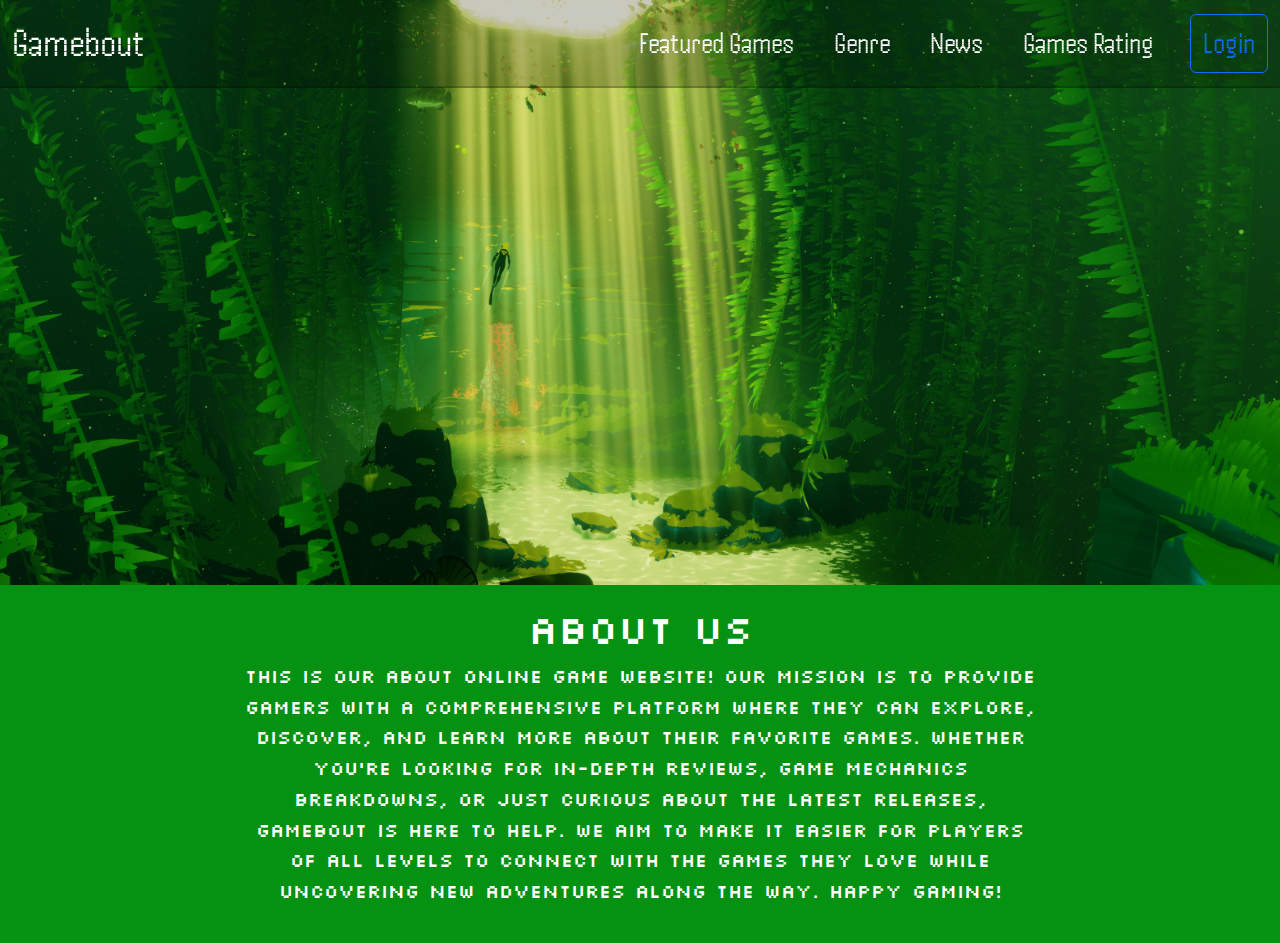
<file: About_us.html>
<!DOCTYPE html>
<html lang="en">
<head>
  <meta charset="UTF-8">
  <meta name="viewport" content="width=device-width, initial-scale=1.0">
  <title>About Us Page</title>
  <link rel="icon" href="hearticon.png" type="image/x-icon">
  <link rel="stylesheet" href="about_us.css">
  <link rel="stylesheet" href="bootstrap-5.3.3-dist/css/bootstrap.min.css">
</head>
<body class=custom-bg>

<header id="navbar4all">
  <nav class="navbar fixed-top navbar-expand-lg navbar-light navbar-custom">
    <div class="container-fluid">
      <a class="navbar-brand logo" href="index" style="color: white; font-size: 40px;">Gamebout</a>
      <button class="navbar-toggler" type="button" data-bs-toggle="collapse" data-bs-target="#navbarNav" aria-controls="navbarNav" aria-expanded="false" aria-label="Toggle navigation" style="border: none">
        <span class="navbar-toggler-icon" style="background-image:url('https://i0.wp.com/benjaminmarcello.nl/wp-content/uploads/2021/12/menu-icon-PNG-1.png?fit=500%2C500&ssl=1'); width: 60px; height: 40px;"></span>
      </button>
      <div class="collapse navbar-collapse" id="navbarNav">
        <ul class="navbar-nav ms-auto">
          <li class="nav-item me-4">
            <a class="nav-link" href="Games.html" style="color: white; font-size: 30px;">Featured Games</a>
          </li>
          <li class="nav-item me-4">
            <a class="nav-link" href="genre.html" style="color: white; font-size: 30px;">Genre</a>
          </li>
          <li class="nav-item me-4">
            <a class="nav-link" href="news.html" style="color: white; font-size: 30px;">News</a>
          </li>
          <li class="nav-item me-4">
            <a class="nav-link" href="Games_rating.html" style="color: white; font-size: 30px;">Games Rating</a>
          </li>
        </ul>
        <span id="username-display" style="color: white; font-size: 30px; margin-right: 15px; display: none;"></span>
        <button id="login-btn" class="btn btn-outline-primary ms-1" style="font-size: 30px;" onclick="toggleLogin()">Login</button>
        <button id="logout-btn" class="btn btn-outline-primary ms-1" style="font-size: 30px; display: none;" onclick="logout()">Logout</button>
      </div>
    </div>
  </nav>
</header>

<div class="modal fade" id="loginModal" tabindex="-1" aria-labelledby="loginModalLabel" aria-hidden="true">
  <div class="modal-dialog">
    <div class="modal-content">
      <div class="modal-header">
        <h5 class="modal-title" id="loginModalLabel">Login</h5>
        <button type="button" class="btn-close" data-bs-dismiss="modal" aria-label="Close"></button>
      </div>
      <div class="modal-body">
        <form id="login-form">
          <div class="mb-3">
            <label for="username" class="form-label">Username</label>
            <input type="text" class="form-control" id="username" maxlength="14" placeholder="Enter your username" required>
          </div>
          <div class="mb-3">
            <label for="password" class="form-label">Password</label>
            <div class="input-group">
              <input type="password" class="form-control" id="password" placeholder="Enter your password" required>
              <button type="button" id="toggle-password" class="btn btn-outline-secondary">Show</button>
            </div>
          </div>
          <button type="button" class="btn btn-primary" onclick="login()">Login</button>
        </form>
      </div>
    </div>
  </div>
</div>

<div class="background-image"></div>
<div class="content">
  <h1>About Us</h1>
  <p>This is our about online game website! Our mission is to provide gamers with a comprehensive platform where they can explore, discover, and learn more about their favorite games. Whether you're looking for in-depth reviews, game mechanics breakdowns, or just curious about the latest releases, Gamebout is here to help. We aim to make it easier for players of all levels to connect with the games they love while uncovering new adventures along the way. Happy gaming!</p>
</div>
<script src="bootstrap-5.3.3-dist/js/bootstrap.min.js"></script>
<script src="Login.js"></script>
</body>
</html>
</file>
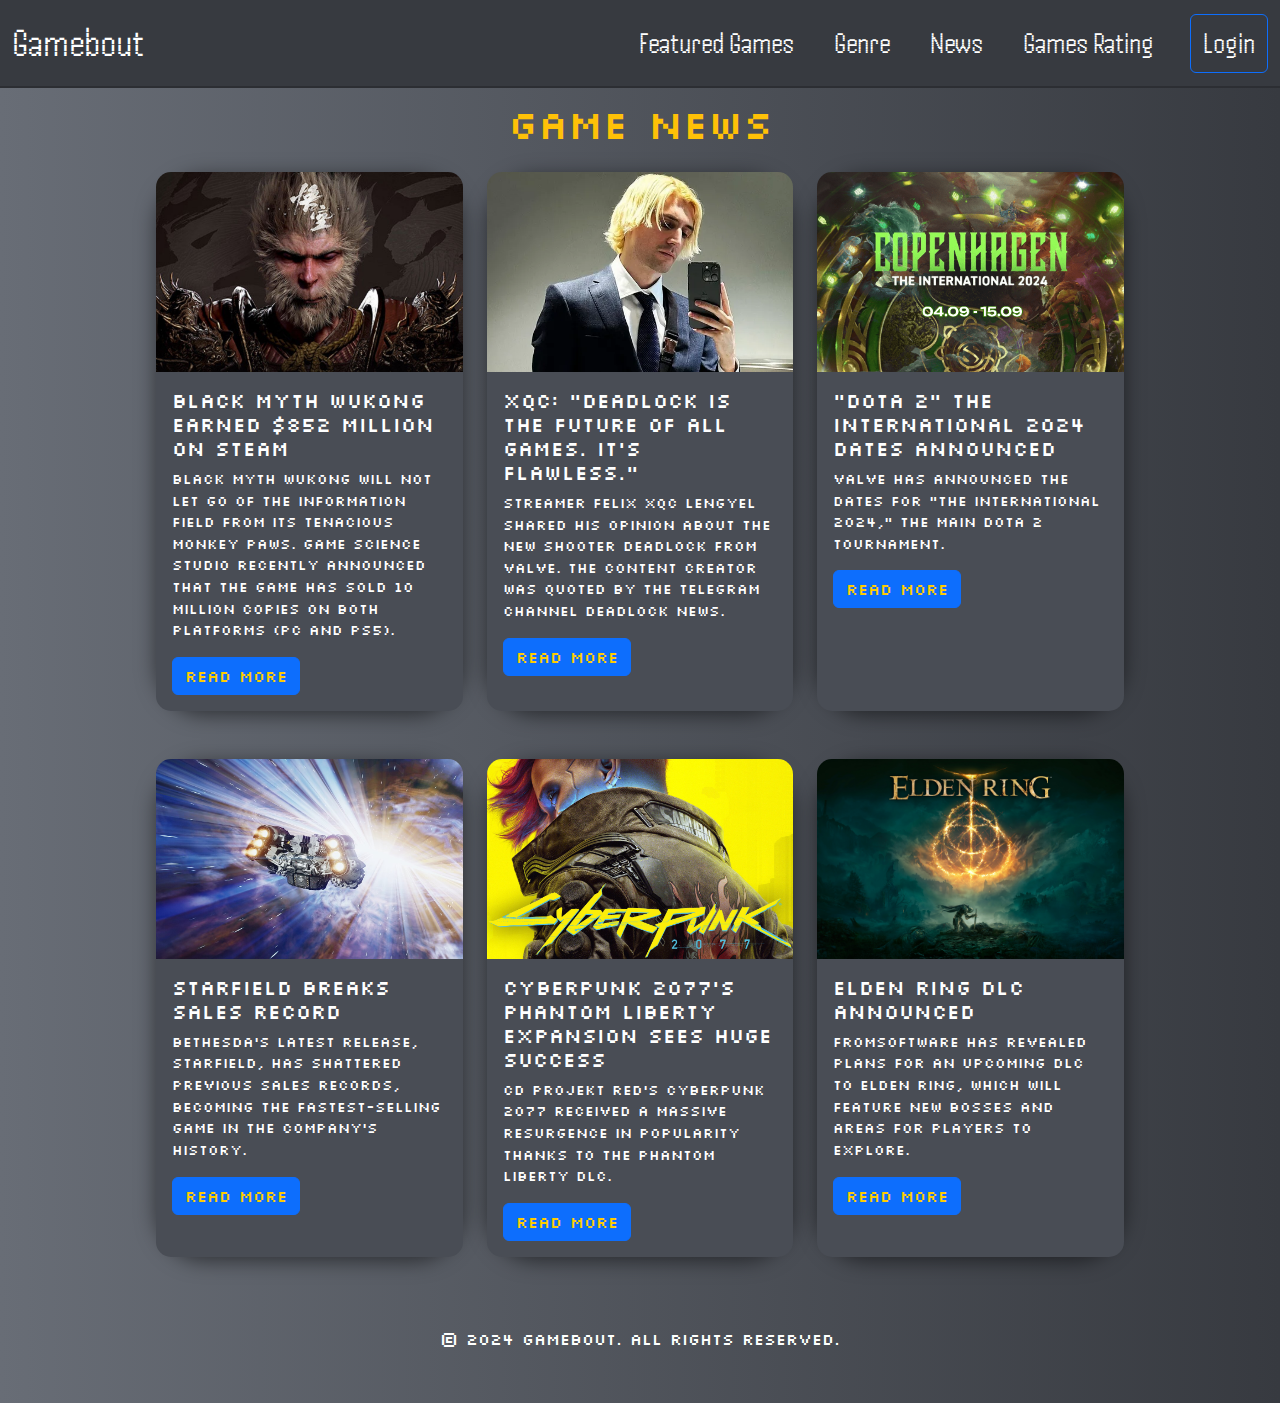
<file: news.html>
<!DOCTYPE html>
<html lang="en">
<head>
    <meta charset="UTF-8">
    <meta name="viewport" content="width=device-width, initial-scale=1.0">
    <title>News</title>
  <link rel="icon" href="hearticon.png" type="image/x-icon">
    <link href="https://cdn.jsdelivr.net/npm/bootstrap@5.3.0/dist/css/bootstrap.min.css" rel="stylesheet">
    <link rel="stylesheet" href="news.css">
    <style>
        .more-text {
            display: none;
        }
    </style>
</head>
<body>

<header id="navbar4all">
  <nav class="navbar fixed-top navbar-expand-lg navbar-light navbar-custom">
    <div class="container-fluid">
      <a class="navbar-brand logo" href="index" style="color: white; font-size: 40px;">Gamebout</a>
      <button class="navbar-toggler" type="button" data-bs-toggle="collapse" data-bs-target="#navbarNav" aria-controls="navbarNav" aria-expanded="false" aria-label="Toggle navigation" style="border: none">
        <span class="navbar-toggler-icon" style="background-image:url('https://i0.wp.com/benjaminmarcello.nl/wp-content/uploads/2021/12/menu-icon-PNG-1.png?fit=500%2C500&ssl=1'); width: 60px; height: 40px;"></span>
      </button>
      <div class="collapse navbar-collapse" id="navbarNav">
        <ul class="navbar-nav ms-auto">
          <li class="nav-item me-4">
            <a class="nav-link" href="Games.html" style="color: white; font-size: 30px;">Featured Games</a>
          </li>
          <li class="nav-item me-4">
            <a class="nav-link" href="genre.html" style="color: white; font-size: 30px;">Genre</a>
          </li>
          <li class="nav-item me-4">
            <a class="nav-link" href="news.html" style="color: white; font-size: 30px;">News</a>
          </li>
          <li class="nav-item me-4">
            <a class="nav-link" href="Games_rating.html" style="color: white; font-size: 30px;">Games Rating</a>
          </li>
        </ul>
        <span id="username-display" style="color: white; font-size: 30px; margin-right: 15px; display: none;"></span>
        <button id="login-btn" class="btn btn-outline-primary ms-1" style="font-size: 30px;" onclick="toggleLogin()">Login</button>
        <button id="logout-btn" class="btn btn-outline-primary ms-1" style="font-size: 30px; display: none;" onclick="logout()">Logout</button>
      </div>
    </div>
  </nav>
</header>

<div class="modal fade" id="loginModal" tabindex="-1" aria-labelledby="loginModalLabel" aria-hidden="true">
  <div class="modal-dialog">
    <div class="modal-content">
      <div class="modal-header">
        <h5 class="modal-title" id="loginModalLabel">Login</h5>
        <button type="button" class="btn-close" data-bs-dismiss="modal" aria-label="Close"></button>
      </div>
      <div class="modal-body">
        <form id="login-form">
          <div class="mb-3">
            <label for="username" class="form-label">Username</label>
            <input type="text" class="form-control" id="username" maxlength="14" placeholder="Enter your username" required>
          </div>
          <div class="mb-3">
            <label for="password" class="form-label">Password</label>
            <div class="input-group">
              <input type="password" class="form-control" id="password" placeholder="Enter your password" required>
              <button type="button" id="toggle-password" class="btn btn-outline-secondary">Show</button>
            </div>
          </div>
          <button type="button" class="btn btn-primary" onclick="login()">Login</button>
        </form>
      </div>
    </div>
  </div>
</div>

<div class="container mt-5" style="margin-top: 100px;">
    <h1 class="text-center text-warning" style="margin-top: 80px;">Game News</h1>

    <div id="currentDateTime" class="text-center text-dark my-4 bg-info"></div>

    <div class="row mt-4">
        <div class="col-lg-4 col-md-6 mb-4">
            <div class="card h-100">
                <img src="black4.jpg" class="card-img-top" alt="Black game">
                <div class="card-body">
                    <h5 class="card-title">Black Myth Wukong Earned $852 Million on Steam</h5>
                    <p class="card-text">Black Myth Wukong will not let go of the information field from its tenacious monkey paws. Game Science studio recently announced that the game has sold 10 million copies on both platforms (PC and PS5).</p>
                    <button class="btn btn-primary read-more">Read more</button>
                    <div class="more-text">
                        <p>Additional information: The game has been highly praised for its graphics and mechanics, attracting the attention of both critics and players.</p>
                        <p><strong>Date:</strong> October 23, 2024</p>
                        <p><strong>Author:</strong> Igor Smirnov</p>
                    </div>
                </div>
            </div>
        </div>

        <div class="col-lg-4 col-md-6 mb-4">
            <div class="card h-100">
                <img src="deadlock.jpg" class="card-img-top" alt="Deadlock Game">
                <div class="card-body">
                    <h5 class="card-title">XQc: "Deadlock is the future of all games. It's flawless."</h5>
                    <p class="card-text">Streamer Felix xQc Lengyel shared his opinion about the new shooter Deadlock from Valve. The content creator was quoted by the Telegram channel Deadlock News.</p>
                    <button class="btn btn-primary read-more">Read more</button>
                    <div class="more-text">
                        <p>Additional information: The game offers unique mechanics and style, highlighting its potential as a future hit.</p>
                        <p><strong>Date:</strong> October 22, 2024</p>
                        <p><strong>Author:</strong> Anna Petrova</p>
                    </div>
                </div>
            </div>
        </div>

        <div class="col-lg-4 col-md-6 mb-4">
            <div class="card h-100">
                <img src="dota2.jpg" class="card-img-top" alt="Dota 2 International">
                <div class="card-body">
                    <h5 class="card-title">"Dota 2" The International 2024 Dates Announced</h5>
                    <p class="card-text">Valve has announced the dates for "The International 2024," the main Dota 2 tournament.</p>
                    <button class="btn btn-primary read-more">Read more</button>
                    <div class="more-text">
                        <p>Additional information: The tournament promises to be exciting, featuring the best teams from around the world.</p>
                        <p><strong>Date:</strong> October 21, 2024</p>
                        <p><strong>Author:</strong> Dmitry Kovalev</p>
                    </div>
                </div>
            </div>
        </div>
    </div>

    <div class="row mt-4">
        <div class="col-lg-4 col-md-6 mb-4">
            <div class="card h-100">
                <img src="starfield.jpg" class="card-img-top" alt="Starfield Game">
                <div class="card-body">
                    <h5 class="card-title">Starfield Breaks Sales Record</h5>
                    <p class="card-text">Bethesda's latest release, Starfield, has shattered previous sales records, becoming the fastest-selling game in the company's history.</p>
                    <button class="btn btn-primary read-more">Read more</button>
                    <div class="more-text">
                        <p>Additional information: The game offers an open world with endless exploration possibilities.</p>
                        <p><strong>Date:</strong> October 20, 2024</p>
                        <p><strong>Author:</strong> Ekaterina Vasilieva</p>
                    </div>
                </div>
            </div>
        </div>

        <div class="col-lg-4 col-md-6 mb-4">
            <div class="card h-100">
                <img src="cyberpunk.jpg" class="card-img-top" alt="Cyberpunk Game">
                <div class="card-body">
                    <h5 class="card-title">Cyberpunk 2077’s Phantom Liberty Expansion Sees Huge Success</h5>
                    <p class="card-text">CD Projekt Red's Cyberpunk 2077 received a massive resurgence in popularity thanks to the Phantom Liberty DLC.</p>
                    <button class="btn btn-primary read-more">Read more</button>
                    <div class="more-text">
                        <p>Additional information: This expansion brought new quests, characters, and opportunities for players.</p>
                        <p><strong>Date:</strong> October 19, 2024</p>
                        <p><strong>Author:</strong> Oleg Ivanov</p>
                    </div>
                </div>
            </div>
        </div>

        <div class="col-lg-4 col-md-6 mb-4">
            <div class="card h-100">
                <img src="eldenring.jpg" class="card-img-top" alt="Elden Ring DLC">
                <div class="card-body">
                    <h5 class="card-title">Elden Ring DLC Announced</h5>
                    <p class="card-text">FromSoftware has revealed plans for an upcoming DLC to Elden Ring, which will feature new bosses and areas for players to explore.</p>
                    <button class="btn btn-primary read-more">Read more</button>
                    <div class="more-text">
                        <p>Additional information: This expansion is expected to expand the story and gameplay possibilities.</p>
                        <p><strong>Date:</strong> October 18, 2024</p>
                        <p><strong>Author:</strong> Alexey Stepanov</p>
                    </div>
                </div>
            </div>
        </div>
    </div>
</div>

<footer class="bg-custom text-center text-white py-3">
    <p>© 2024 Gamebout. All rights reserved.</p>
</footer>
<script src="https://cdn.jsdelivr.net/npm/@popperjs/core@2.11.6/dist/umd/popper.min.js"></script>
<script src="bootstrap-5.3.3-dist/js/bootstrap.min.js"></script>
<script src="Login.js"></script>
<script src="themes.js"></script>
<script src="news.js"></script>
<script src="https://cdn.jsdelivr.net/npm/bootstrap@5.3.0/dist/js/bootstrap.bundle.min.js"></script>
</body>
</html>
</file>
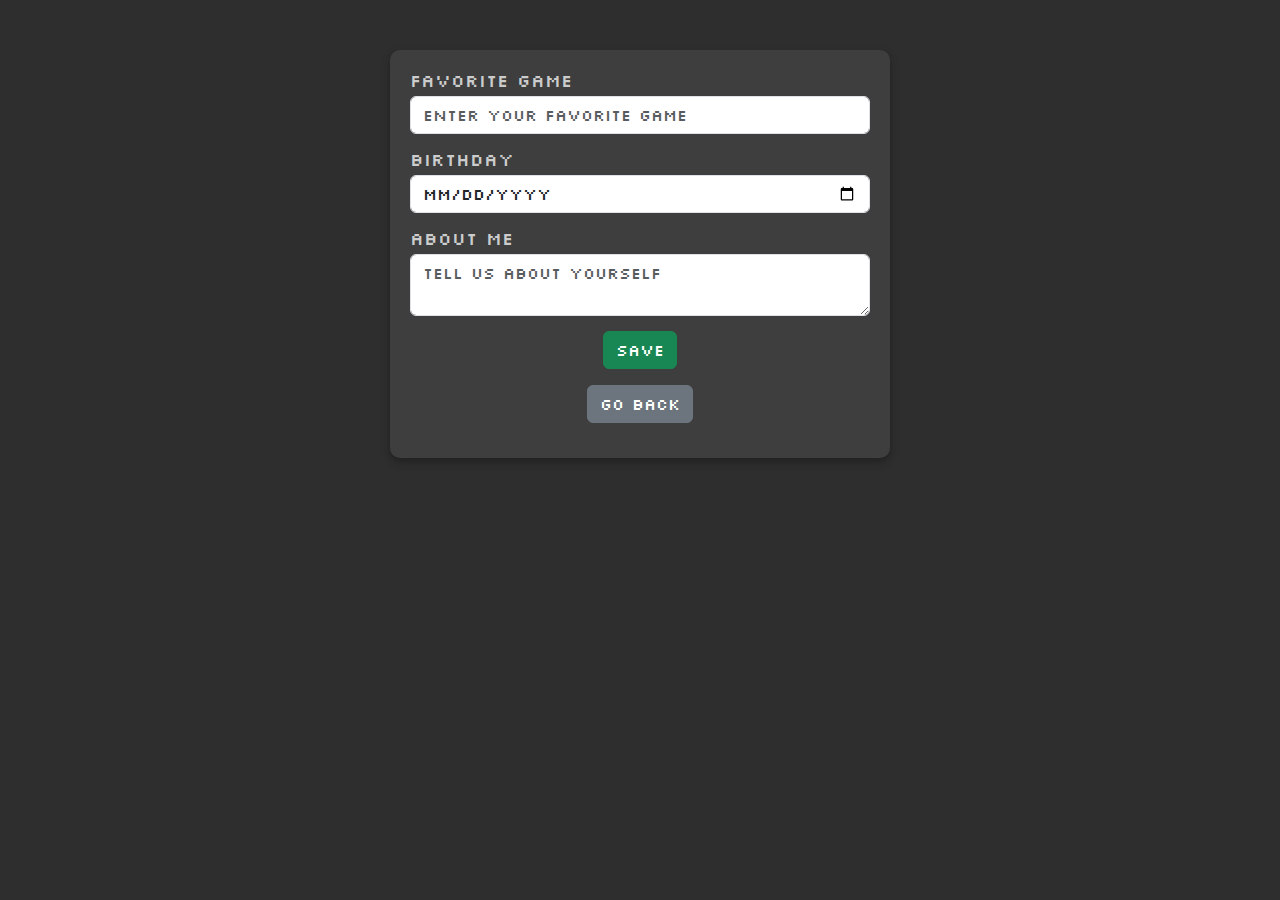
<file: Profile.html>
<!DOCTYPE html>
<html lang="en">
<head>
  <meta charset="UTF-8">
  <meta name="viewport" content="width=device-width, initial-scale=1.0">
  <title>Featured Games</title>
  <link href="https://cdn.jsdelivr.net/npm/bootstrap@5.3.0/dist/css/bootstrap.min.css" rel="stylesheet">
  <link rel="icon" href="hearticon.png" type="image/x-icon">
  <link rel="stylesheet" href="Profile.css">
  <link rel="stylesheet" href="https://cdnjs.cloudflare.com/ajax/libs/font-awesome/6.6.0/css/all.min.css">
</head>
<body>

<div class="profile-container">
  <div id="username-display" class="profile-header"></div>

  <div class="profile-section">
    <h3>Favorite Game</h3>
    <input type="text" id="favorite-game" class="form-control" placeholder="Enter your favorite game" oninput="updateProfile('favoriteGame', this.value)">
  </div>

  <div class="profile-section">
    <h3>Birthday</h3>
    <input type="date" id="birthday" class="form-control" oninput="updateProfile('birthday', this.value)">
  </div>

  <div class="profile-section">
    <h3>About me</h3>
    <textarea id="about-me" class="form-control" placeholder="Tell us about yourself" oninput="updateProfile('aboutMe', this.value)"></textarea>
  </div>

  <div class="profile-section text-center">
    <button id="save-btn" class="btn btn-success">Save</button>
  </div>
  <div class="profile-section text-center mt-3">
    <button class="btn btn-secondary" onclick="goBack()">Go Back</button>
  </div>
</div>

<div class="modal fade" id="loginModal" tabindex="-1" aria-labelledby="loginModalLabel" aria-hidden="true">
  <div class="modal-dialog">
    <div class="modal-content">
      <div class="modal-header">
        <h5 class="modal-title" id="loginModalLabel">Login</h5>
        <button type="button" class="btn-close" data-bs-dismiss="modal" aria-label="Close"></button>
      </div>
      <div class="modal-body">
        <form onsubmit="event.preventDefault(); login();">
          <div class="mb-3">
            <label for="username" class="form-label">Username</label>
            <input type="text" id="username" class="form-control">
          </div>
          <div class="mb-3">
            <label for="password" class="form-label">Password</label>
            <input type="password" id="password" class="form-control">
            <button type="button" id="toggle-password" class="btn btn-secondary mt-2">Show</button>
          </div>
        </form>
      </div>
    </div>
  </div>
</div>
<script src="Profile_info.js"></script>
<script src="Login.js"></script>
<script>
  function goBack() {
    window.history.back();
  }
</script>
</body>
</html>
</file>
<file: about_us.css>
@import url('https://fonts.googleapis.com/css2?family=Handjet:wght@100..900&display=swap');
@import url('https://fonts.googleapis.com/css2?family=Handjet:wght@100..900&family=Silkscreen:wght@400;700&display=swap');

* {
  color: white;
  margin: 0;
  padding: 0;
  box-sizing: border-box;
}

body {
  font-family: "Silkscreen", sans-serif;
  background-color: #2b2d36;
}

h1, p {
  font-family: "Silkscreen", sans-serif;
}

.form-label {
  color: black;
}

.modal-title {
  color: black;
}

.custom-bg {
  background-color: #059212;
}

header {
  font-family: "Handjet", sans-serif;
}

.navbar {
  transition: background-color 0.5s ease;
  border-bottom: 2px solid rgba(0, 0, 0, 0.2);
}

.nav-link {
  transition: color 0.5s ease;
}

.nav-link:hover {
  text-decoration: underline;
  opacity: 0.8;
}

.navbar-toggler {
  border: none;
}

.navbar-toggler:focus, .navbar-toggler:active {
  border: 2px solid white;
  outline: none;
}

.background-image {
  background-image: url('Abzu.jpg');
  background-size: cover;
  background-position: center;
  height: 65vh;
  position: relative;
  display: flex;
  justify-content: center;
  align-items: center;
  color: white;
  text-align: center;
}

.content {
  z-index: 1;
  padding: 20px;
  text-align: center;
}

h1 {
  font-size: 2.5em;
  margin-bottom: 20px;
}

p {
  max-width: 800px;
  margin: 0 auto;
  font-size: 1.2em;
  line-height: 1.6;
}

.navbar-custom {
  background-color: rgba(0, 0, 0, 0.2);
  transition: background-color 0.3s ease;
}

.modal-header .btn-close {
  background-color: red;
  opacity: 1;
}

.modal-header .btn-close:hover {
  background-color: darkred;
}

@media (max-width: 768px) {
  .background-image {
    height: 50vh;
  }

  h1 {
    font-size: 2em;
  }

  p {
    font-size: 1.1em;
    padding: 0 20px;
  }

  .navbar {
    flex-direction: column;
  }

  .navbar-toggler {
    display: block;
  }

  .navbar-collapse {
    width: 100%;
    text-align: center;
  }
}

@media (max-width: 480px) {
  .background-image {
    height: 45vh;
  }

  h1 {
    font-size: 1.8em;
  }

  p {
    font-size: 1em;
    padding: 0 15px;
  }

  .content {
    padding: 15px;
  }

  .navbar {
    flex-direction: column;
  }

  .navbar-toggler {
    display: block;
  }

  .navbar-collapse {
    width: 100%;
    text-align: center;
  }
}
</file>
<file: news.css>
@import url('https://fonts.googleapis.com/css2?family=Handjet:wght@100..900&display=swap');
@import url('https://fonts.googleapis.com/css2?family=Handjet:wght@100..900&family=Silkscreen:wght@400;700&display=swap');
body {
    background-color: #2a2a2a;
    color: #ccc;
    margin: 0;
    padding: 20px;
}

header{
    font-family: "Handjet", sans-serif;
}
#currentDateTime{
  font-family: "Silkscreen", sans-serif;
}
.navbar {
  transition: background-color 0.5s ease;
  border-bottom: 2px solid rgba(0, 0, 0, 0.2);
}
.nav-link {
  transition: color 0.5s ease;
}
.nav-link:hover {
  text-decoration: underline;
  opacity: 0.8;
}


.navbar-toggler {
  border: none;
}

.navbar-toggler:focus, .navbar-toggler:active {
  border: 2px solid white;
  outline: none;
}

h1 {
    color: #ffffff;
  font-family: "Silkscreen", sans-serif;
    margin-top: 80px;
}

.container {
    width: 80%;
    margin: auto;
}

.card {
    border: none;
    border-radius: 50px;
    box-shadow: 0 4px 20px rgba(0, 0, 0, 0.5);
    transition: transform 0.2s;
}

.card:hover {
    transform: scale(1.05);
}

.card-img-top {
    height: 200px;
    object-fit: cover;
    border-top-left-radius: 15px;
    border-top-right-radius: 15px;
}

.card-body {
 font-family: "Silkscreen", sans-serif;
    border-radius: 0 0 15px 15px;
}

.card-title {
    font-size: 1.25rem;
    color: #ffcc00;
}

.card-text {
    font-size: 0.9rem;
    color: #e0e0e0;
}

footer {
  font-family: "Silkscreen", sans-serif;
    text-align: center;
    padding: 20px;
    color: white;
    border-radius: 8px;
    margin-top: 30px;
}
.read-more {
  color: #ffcc00;
}

.more-text {
  display: none;
  color: white;
}
.modal-header .btn-close {
  filter: ;
  background-color: red;
  opacity: 1;
}
.modal-header .btn-close:hover {
  background-color: darkred;
}
</file>
<file: Profile.css>
@import url('https://fonts.googleapis.com/css2?family=Handjet:wght@100..900&display=swap');
@import url('https://fonts.googleapis.com/css2?family=Handjet:wght@100..900&family=Silkscreen:wght@400;700&display=swap');

body {
  background-color: #2e2e2e;
  color: #d3d3d3;
  font-family:"Silkscreen", sans-serif;
}
.profile-container {
  max-width: 500px;
  margin: 50px auto;
  padding: 20px;
  background-color: #3e3e3e;
  border-radius: 10px;
  box-shadow: 0px 4px 8px rgba(0, 0, 0, 0.3);
}
.profile-header {
  text-align: center;
  margin-bottom: 20px;
}
.profile-header h2 {
  color: #d3d3d3;
  margin: 0;
}
.profile-section {
  margin-bottom: 15px;
}
.profile-section h3 {
  font-size: 1.1rem;
  color: #cccccc;
  margin-bottom: 5px;
}
.profile-section p {
  margin: 0;
}
#username-display {
  display: none;
  color: #d3d3d3;
  font-size: 1.5rem;
  font-weight: bold;
  text-align: center;
}
</file>
